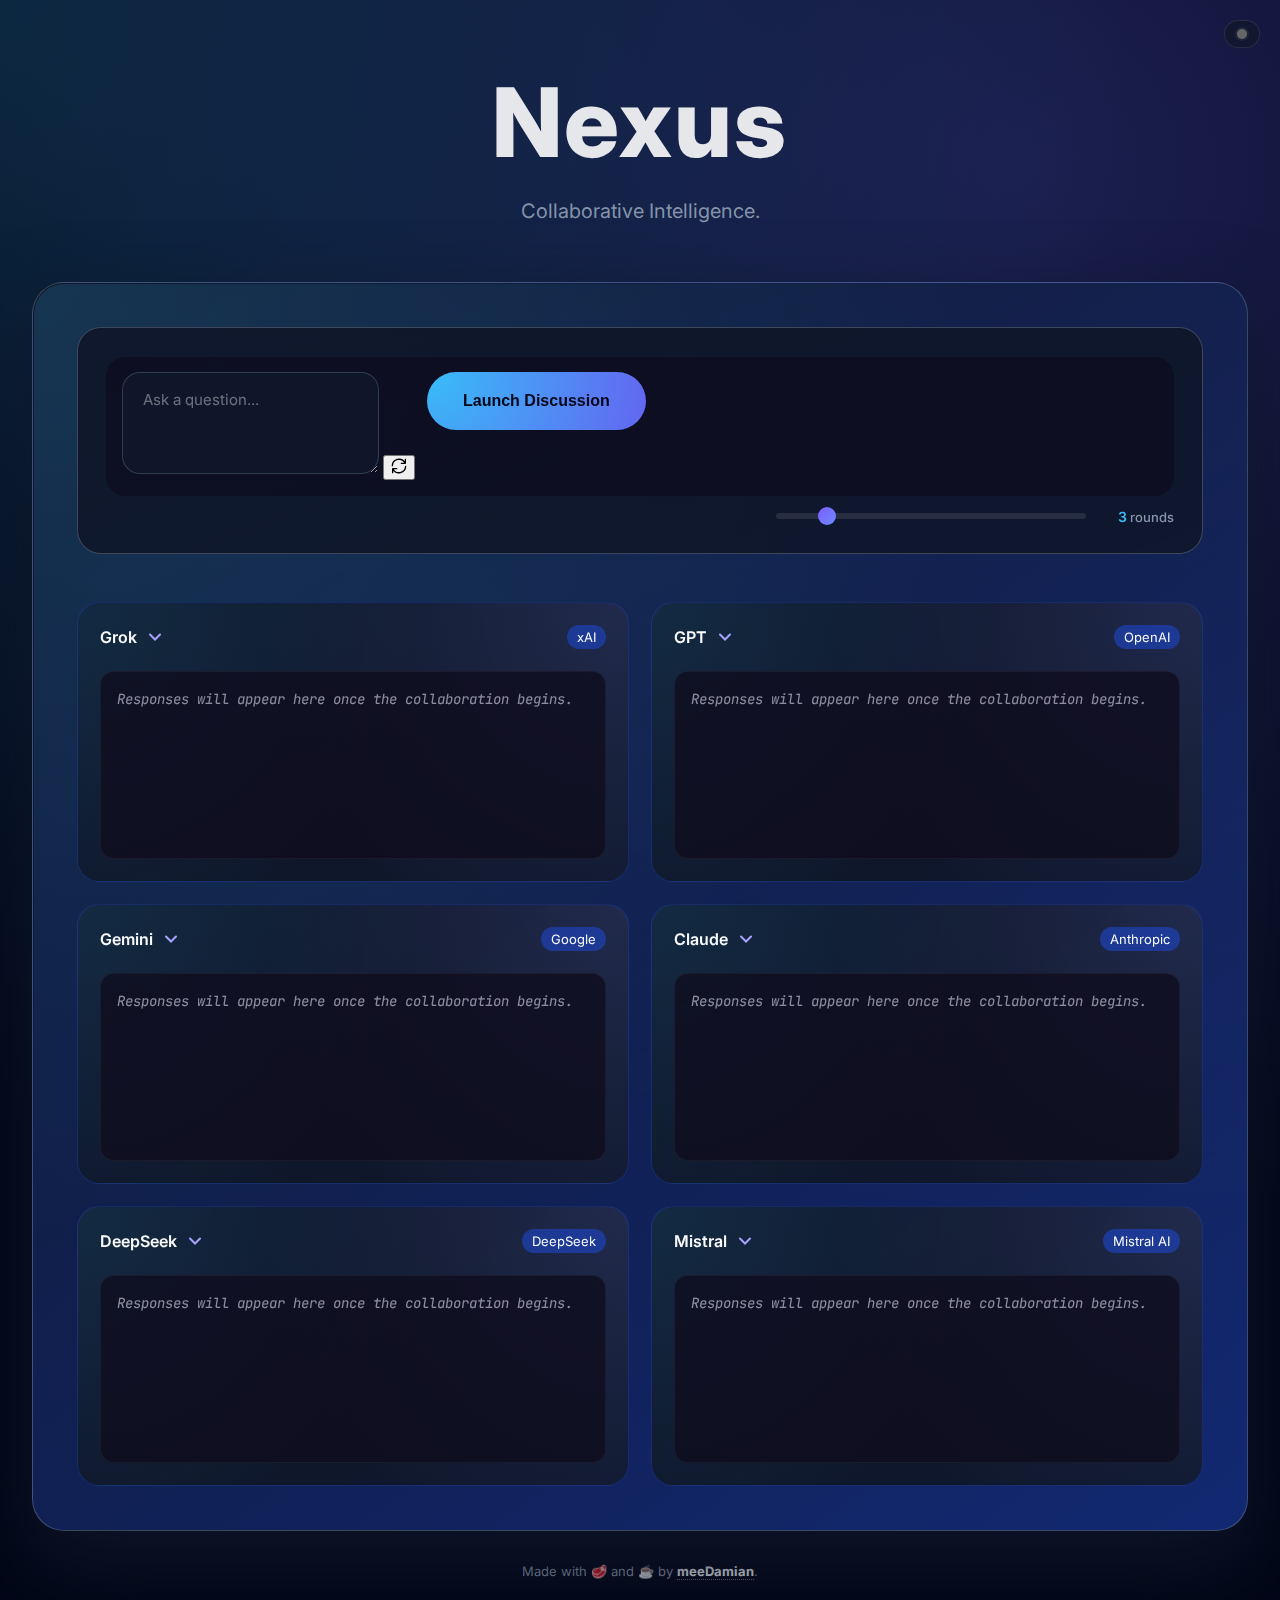
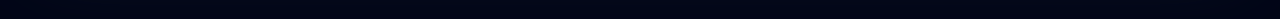
<file: web/static/index.html>
<!DOCTYPE html>
<html lang="en">

<head>
    <meta charset="UTF-8">
    <meta name="viewport" content="width=device-width, initial-scale=1.0">
    <title>Nexus · Collaborative Intelligence</title>
    <link rel="preconnect" href="https://fonts.googleapis.com">
    <link rel="preconnect" href="https://fonts.gstatic.com" crossorigin>
    <link
        href="https://fonts.googleapis.com/css2?family=Inter:wght@400;500;600;700;800&family=JetBrains+Mono:wght@400;500;600&display=swap"
        rel="stylesheet">
    <link rel="stylesheet" href="/static/style.css">
</head>

<body>
    <div class="app-shell">
        <div class="connection-status" id="connectionStatus" title="Backend connection status">
            <span class="status-led"></span>
        </div>
        <header class="hero">
            <h1>Nexus</h1>
            <p class="tagline">Collaborative Intelligence.</p>
        </header>

        <main class="workspace">
            <section class="control-panel" aria-label="Question controls">
                <div class="control-inputs">
                    <div class="input-wrapper">
                        <div class="textarea-container">
                            <textarea id="questionInput" placeholder="Ask a question..." rows="3"
                                autocomplete="off"></textarea>
                            <button id="randomQuestionBtn" class="random-btn" title="Get random question"
                                aria-label="Get random question">
                                <svg xmlns="http://www.w3.org/2000/svg" width="16" height="16" viewBox="0 0 24 24"
                                    fill="none" stroke="currentColor" stroke-width="2" stroke-linecap="round"
                                    stroke-linejoin="round">
                                    <path
                                        d="M21.5 2v6h-6M2.5 22v-6h6M2 11.5a10 10 0 0 1 18.8-4.3M22 12.5a10 10 0 0 1-18.8 4.3" />
                                </svg>
                            </button>
                        </div>
                        <button id="submitBtn" class="primary-btn">Launch Discussion</button>
                    </div>
                    <div class="control-footer">
                        <div class="rounds-slider-container">
                            <input type="range" id="roundsSelect" class="rounds-slider" min="3" max="10" value="4"
                                step="1">
                            <div class="rounds-value"><span id="roundsValue">3</span> rounds</div>
                        </div>
                    </div>
                </div>
            </section>


            <section id="conversationBoard" class="board" aria-live="polite">
                <div class="models-layout">
                    <div id="heroStage" class="hero-stage"></div>
                    <div id="galleryStage" class="gallery-stage">
                        <article class="model-card" id="grok" data-model="grok">
                            <header class="model-card-header">
                                <div class="model-header-left">
                                    <span class="model-name">Grok</span>
                                    <select class="model-selector" id="grok-selector" data-family="grok">
                                        <option value="">Loading...</option>
                                    </select>
                                </div>
                                <span class="model-status" aria-hidden="true"></span>
                                <div class="model-header-right">
                                    <span class="model-cost" data-model="grok"></span>
                                    <span class="model-provider">xAI</span>
                                </div>
                            </header>
                            <div class="round-progress" data-model="grok"></div>
                            <div class="model-output" id="grok-output">
                                <p class="placeholder">Responses will appear here once the collaboration begins.</p>
                            </div>
                        </article>
                        <article class="model-card" id="gpt" data-model="gpt">
                            <header class="model-card-header">
                                <div class="model-header-left">
                                    <span class="model-name">GPT</span>
                                    <select class="model-selector" id="gpt-selector" data-family="gpt">
                                        <option value="">Loading...</option>
                                    </select>
                                </div>
                                <span class="model-status" aria-hidden="true"></span>
                                <div class="model-header-right">
                                    <span class="model-cost" data-model="gpt"></span>
                                    <span class="model-provider">OpenAI</span>
                                </div>
                            </header>
                            <div class="round-progress" data-model="gpt"></div>
                            <div class="model-output" id="gpt-output">
                                <p class="placeholder">Responses will appear here once the collaboration begins.</p>
                            </div>
                        </article>
                        <article class="model-card" id="gemini" data-model="gemini">
                            <header class="model-card-header">
                                <div class="model-header-left">
                                    <span class="model-name">Gemini</span>
                                    <select class="model-selector" id="gemini-selector" data-family="gemini">
                                        <option value="">Loading...</option>
                                    </select>
                                </div>
                                <span class="model-status" aria-hidden="true"></span>
                                <div class="model-header-right">
                                    <span class="model-cost" data-model="gemini"></span>
                                    <span class="model-provider">Google</span>
                                </div>
                            </header>
                            <div class="round-progress" data-model="gemini"></div>
                            <div class="model-output" id="gemini-output">
                                <p class="placeholder">Responses will appear here once the collaboration begins.</p>
                            </div>
                        </article>
                        <article class="model-card" id="claude" data-model="claude">
                            <header class="model-card-header">
                                <div class="model-header-left">
                                    <span class="model-name">Claude</span>
                                    <select class="model-selector" id="claude-selector" data-family="claude">
                                        <option value="">Loading...</option>
                                    </select>
                                </div>
                                <span class="model-status" aria-hidden="true"></span>
                                <div class="model-header-right">
                                    <span class="model-cost" data-model="claude"></span>
                                    <span class="model-provider">Anthropic</span>
                                </div>
                            </header>
                            <div class="round-progress" data-model="claude"></div>
                            <div class="model-output" id="claude-output">
                                <p class="placeholder">Responses will appear here once the collaboration begins.</p>
                            </div>
                        </article>
                        <article class="model-card" id="deepseek" data-model="deepseek">
                            <header class="model-card-header">
                                <div class="model-header-left">
                                    <span class="model-name">DeepSeek</span>
                                    <select class="model-selector" id="deepseek-selector" data-family="deepseek">
                                        <option value="">Loading...</option>
                                    </select>
                                </div>
                                <span class="model-status" aria-hidden="true"></span>
                                <div class="model-header-right">
                                    <span class="model-cost" data-model="deepseek"></span>
                                    <span class="model-provider">DeepSeek</span>
                                </div>
                            </header>
                            <div class="round-progress" data-model="deepseek"></div>
                            <div class="model-output" id="deepseek-output">
                                <p class="placeholder">Responses will appear here once the collaboration begins.</p>
                            </div>
                        </article>
                        <article class="model-card" id="mistral" data-model="mistral">
                            <header class="model-card-header">
                                <div class="model-header-left">
                                    <span class="model-name">Mistral</span>
                                    <select class="model-selector" id="mistral-selector" data-family="mistral">
                                        <option value="">Loading...</option>
                                    </select>
                                </div>
                                <span class="model-status" aria-hidden="true"></span>
                                <div class="model-header-right">
                                    <span class="model-cost" data-model="mistral"></span>
                                    <span class="model-provider">Mistral AI</span>
                                </div>
                            </header>
                            <div class="round-progress" data-model="mistral"></div>
                            <div class="model-output" id="mistral-output">
                                <p class="placeholder">Responses will appear here once the collaboration begins.</p>
                            </div>
                        </article>
                    </div>
                </div>
            </section>

            <section id="discussionsSection" class="discussions-section hidden">
                <h2>Agent Discussions</h2>
                <div id="discussionFilters" class="discussion-filters"></div>
                <div id="discussionsContainer" class="discussions-container"></div>
            </section>
        </main>

        <footer class="footer">
            <span class="footer-text">Made with 🥩 and ☕️ by <a
                    href="https://x.com/meeDamian"><strong>meeDamian</strong></a>.</span>
        </footer>
    </div>
    <script src="/static/app.js"></script>
</body>

</html>
</file>
<file: static/style.css>
* {
    box-sizing: border-box;
}

:root {
    --bg-gradient-start: #020617; /* slate-950 */
    --bg-gradient-end: #020617;
    --surface-main: rgba(15, 23, 42, 0.96); /* slate-900 */
    --surface-raised: rgba(15, 23, 42, 0.98);
    --surface-highlight: rgba(30, 64, 175, 0.6); /* indigo overlay */
    --border-subtle: rgba(148, 163, 184, 0.35); /* slate-400 */
    --border-strong: rgba(56, 189, 248, 0.7); /* sky-400 */
    --accent-primary: #38bdf8; /* sky-400 */
    --accent-secondary: #6366f1; /* indigo-500 */
    --accent-tertiary: #22c55e; /* emerald-500 */
    --text-main: #e5e7eb; /* slate-200 */
    --text-muted: rgba(148, 163, 184, 0.9); /* slate-400 */
    --glass-blur: 22px;
}

body {
    font-family: 'Inter', 'Segoe UI', Tahoma, sans-serif;
    margin: 0;
    padding: 0;
    color: var(--text-main);
    background:
            radial-gradient(circle at 0% 0%, rgba(56, 189, 248, 0.18), transparent 55%),
            radial-gradient(circle at 80% 10%, rgba(99, 102, 241, 0.26), transparent 60%),
            linear-gradient(160deg, var(--bg-gradient-start) 0%, var(--bg-gradient-end) 70%);
    min-height: 100vh;
}

.connection-status {
    position: fixed;
    top: 20px;
    right: 20px;
    z-index: 1000;
    display: flex;
    align-items: center;
    gap: 8px;
    padding: 8px 12px;
    background: rgba(15, 23, 42, 0.8);
    border: 1px solid rgba(255, 255, 255, 0.1);
    border-radius: 20px;
    backdrop-filter: blur(10px);
}

.status-led {
    width: 10px;
    height: 10px;
    border-radius: 50%;
    background: #666;
    box-shadow: 0 0 0 2px rgba(102, 102, 102, 0.2);
    transition: all 0.3s ease;
}

.connection-status.connected .status-led {
    background: #4caf50;
    box-shadow: 0 0 0 2px rgba(76, 175, 80, 0.3), 0 0 10px rgba(76, 175, 80, 0.5);
    animation: pulse-green 2s ease-in-out infinite;
}

.connection-status.disconnected .status-led {
    background: #f44336;
    box-shadow: 0 0 0 2px rgba(244, 67, 54, 0.3), 0 0 10px rgba(244, 67, 54, 0.5);
}

.connection-status.connecting .status-led {
    background: #ff9800;
    box-shadow: 0 0 0 2px rgba(255, 152, 0, 0.3), 0 0 10px rgba(255, 152, 0, 0.5);
    animation: pulse-orange 1s ease-in-out infinite;
}

@keyframes pulse-green {
    0%, 100% {
        box-shadow: 0 0 0 2px rgba(76, 175, 80, 0.3), 0 0 10px rgba(76, 175, 80, 0.5);
    }
    50% {
        box-shadow: 0 0 0 2px rgba(76, 175, 80, 0.5), 0 0 15px rgba(76, 175, 80, 0.8);
    }
}

@keyframes pulse-orange {
    0%, 100% {
        opacity: 1;
    }
    50% {
        opacity: 0.5;
    }
}

.app-shell {
    display: flex;
    flex-direction: column;
    min-height: 100vh;
    width: min(1400px, 95vw);
    margin: 0 auto;
    padding: clamp(36px, 6vw, 64px) 0 40px;
}

.hero {
    text-align: center;
    color: var(--text-main);
    padding-bottom: clamp(32px, 6vw, 56px);
    transition: padding 0.4s ease;
}

.hero.compact {
    padding-bottom: 24px;
}

.hero h1 {
    font-size: clamp(4rem, 8vw, 6rem);
    font-weight: 800;
    margin: 0;
    letter-spacing: 0.02em;
    transition: font-size 0.4s ease;
}

.hero.compact h1 {
    font-size: clamp(2rem, 4vw, 2.5rem);
}

.tagline {
    margin: 16px auto 0;
    font-size: clamp(1rem, 2vw, 1.25rem);
    line-height: 1.5;
    color: rgba(148, 163, 184, 0.9);
    transition: font-size 0.4s ease, margin 0.4s ease;
}

.hero.compact .tagline {
    font-size: clamp(0.875rem, 1.5vw, 1rem);
    margin: 8px auto 0;
}

.workspace {
    background: linear-gradient(145deg, var(--surface-main), var(--surface-highlight));
    backdrop-filter: blur(var(--glass-blur));
    border: 1px solid var(--border-subtle);
    border-radius: 32px;
    padding: clamp(28px, 5vw, 44px);
    box-shadow: 0 32px 80px rgba(15, 23, 42, 0.9);
    position: relative;
    overflow: hidden;
}

.workspace::before {
    content: "";
    position: absolute;
    inset: 1px;
    border-radius: 30px;
    background: radial-gradient(circle at top left, rgba(56, 189, 248, 0.18), transparent 55%);
    pointer-events: none;
}

.control-panel {
    margin-bottom: clamp(32px, 4vw, 48px);
    transition: margin 0.4s ease;
}

.control-panel.initial {
    max-width: 720px;
    margin: 0 auto clamp(32px, 4vw, 48px);
}

.control-inputs {
    width: 100%;
    background: linear-gradient(160deg, rgba(15, 23, 42, 0.95), rgba(15, 23, 42, 0.9));
    border: 1px solid var(--border-subtle);
    border-radius: 24px;
    padding: clamp(20px, 4vw, 28px);
    box-shadow: inset 0 0 0 1px rgba(15, 23, 42, 0.9);
    position: relative;
}

.control-footer {
    display: flex;
    justify-content: flex-end;
    align-items: center;
    margin-top: 12px;
    width: 100%;
}

.spacer {
    flex: 1;
}

.toggle-config-link {
    display: none;
}

.input-label {
    display: block;
    font-size: 14px;
    color: rgba(255, 255, 255, 0.7);
    margin-bottom: 8px;
    letter-spacing: 0.05em;
    text-transform: uppercase;
}

.input-wrapper {
    display: flex;
    gap: 12px;
    align-items: flex-start;
    background: rgba(12, 9, 28, 0.6);
    border-radius: 20px;
    padding: clamp(12px, 2vw, 16px);
    box-shadow: inset 0 1px 0 rgba(255, 255, 255, 0.04);
}

#questionInput {
    flex: 1;
    padding: 16px 20px;
    background: rgba(15, 23, 42, 0.9);
    border: 1px solid rgba(51, 65, 85, 0.9);
    border-radius: 18px;
    color: var(--text-main);
    font-size: 15px;
    font-family: inherit;
    line-height: 1.5;
    resize: vertical;
    min-height: 80px;
    transition: all 0.3s ease;
}

.control-panel.initial #questionInput {
    padding: 20px 24px;
    font-size: 16px;
    min-height: 100px;
}

#questionInput::placeholder {
    color: rgba(247, 247, 255, 0.4);
}

#questionInput:focus {
    outline: none;
    border-color: rgba(56, 189, 248, 0.9);
    box-shadow: 0 0 0 4px rgba(56, 189, 248, 0.24);
}

.primary-btn {
    padding: 20px 36px;
    border: none;
    border-radius: 999px;
    background: radial-gradient(circle at 0% 0%, var(--accent-primary), var(--accent-secondary));
    font-weight: 600;
    font-size: 16px;
    color: #020617;
    cursor: pointer;
    transition: all 0.25s ease;
    white-space: nowrap;
    min-width: 180px;
}

.control-panel.initial .primary-btn {
    padding: 24px 40px;
    font-size: 18px;
}

.primary-btn:hover:not(:disabled) {
    transform: translateY(-2px);
    box-shadow: 0 12px 30px rgba(37, 99, 235, 0.45);
}

.primary-btn:disabled {
    opacity: 0.7;
    cursor: not-allowed;
    transform: none;
}

.model-config {
    display: none;
}

.config-section {
    background: linear-gradient(155deg, rgba(15, 23, 42, 0.98), rgba(15, 23, 42, 0.96));
    border: 1px solid rgba(51, 65, 85, 0.9);
    border-radius: 18px;
    padding: clamp(20px, 4vw, 28px);
    margin-bottom: 16px;
    box-shadow: 0 8px 24px rgba(15, 23, 42, 0.9);
    position: relative;
}

.config-section::before {
    content: "";
    position: absolute;
    inset: 0;
    border-radius: 18px;
    padding: 1px;
    background: linear-gradient(135deg, rgba(124, 92, 255, 0.2), transparent 60%);
    -webkit-mask: linear-gradient(#fff 0 0) content-box, linear-gradient(#fff 0 0);
    -webkit-mask-composite: xor;
    mask: linear-gradient(#fff 0 0) content-box, linear-gradient(#fff 0 0);
    mask-composite: exclude;
    pointer-events: none;
}

.config-section:last-child {
    margin-bottom: 0;
}

.config-section h3 {
    margin: 0 0 18px 0;
    font-size: 13px;
    font-weight: 700;
    color: rgba(255, 255, 255, 0.95);
    text-transform: uppercase;
    letter-spacing: 0.08em;
    display: flex;
    align-items: center;
    gap: 10px;
}


.model-config-grid {
    display: grid;
    grid-template-columns: repeat(2, 1fr);
    gap: 18px;
}

@media (max-width: 768px) {
    .model-config-grid {
        grid-template-columns: 1fr;
    }
}

.model-config-item {
    position: relative;
}

.model-config-item label {
    display: flex;
    align-items: center;
    gap: 8px;
    margin-bottom: 10px;
    font-size: 14px;
    font-weight: 600;
    color: rgba(255, 255, 255, 0.95);
}

.provider-tag {
    font-size: 10px;
    font-weight: 600;
    color: rgba(124, 92, 255, 0.85);
    background: rgba(124, 92, 255, 0.15);
    padding: 3px 8px;
    border-radius: 6px;
    text-transform: uppercase;
    letter-spacing: 0.05em;
}

.rounds-slider-container {
    display: flex;
    align-items: center;
    gap: 16px;
    padding: 0;
    flex: 1;
    max-width: 400px;
}

.rounds-slider {
    flex: 1;
    height: 6px;
    background: rgba(255, 255, 255, 0.1);
    border-radius: 3px;
    outline: none;
    -webkit-appearance: none;
    appearance: none;
    --thumb-size: 18px;
}

.rounds-slider::-webkit-slider-thumb {
    -webkit-appearance: none;
    appearance: none;
    width: var(--thumb-size);
    height: var(--thumb-size);
    background: linear-gradient(135deg, #7c5cff 0%, #6c8cff 100%);
    border-radius: 50%;
    cursor: pointer;
    transition: all 0.2s ease;
}

.rounds-slider::-webkit-slider-thumb:hover {
    transform: scale(1.2);
    box-shadow: 0 0 0 4px rgba(124, 92, 255, 0.2);
}

.rounds-slider::-moz-range-thumb {
    width: var(--thumb-size);
    height: var(--thumb-size);
    background: linear-gradient(135deg, #7c5cff 0%, #6c8cff 100%);
    border: none;
    border-radius: 50%;
    cursor: pointer;
    transition: all 0.2s ease;
}

.rounds-slider::-moz-range-thumb:hover {
    transform: scale(1.2);
    box-shadow: 0 0 0 4px rgba(124, 92, 255, 0.2);
}

.rounds-slider::-moz-range-track {
    background: rgba(255, 255, 255, 0.1);
    border-radius: 3px;
    height: 6px;
}

.rounds-value {
    min-width: 70px;
    text-align: right;
    font-size: 13px;
    color: rgba(148, 163, 184, 0.9);
    font-weight: 500;
    white-space: nowrap;
}

.rounds-value span {
    color: var(--accent-primary);
    font-weight: 600;
    font-size: 14px;
}

.board {
    display: flex;
    flex-direction: column;
    gap: 24px;
    opacity: 1;
    transform: translateY(0);
    transition: opacity 0.35s ease, transform 0.35s ease;
}

.board.hidden {
    opacity: 0;
    transform: translateY(20px);
    pointer-events: none;
}

.models-layout {
    display: flex;
    flex-direction: column;
    gap: clamp(28px, 4vw, 40px);
}

.hero-stage {
    display: none;
    justify-content: center;
    transition: transform 0.4s ease, opacity 0.4s ease;
}

.hero-stage.active {
    display: flex;
}

.hero-stage .model-card {
    max-width: 760px;
    width: 100%;
}

.hero-stage .model-card.hero-card {
    background: rgba(17, 14, 40, 0.94);
    border: 1px solid var(--border-strong);
    box-shadow: 0 32px 80px rgba(124, 92, 255, 0.35);
    transform: scale(1.02);
    transition: transform 0.35s ease;
}

.hero-stage .model-card.hero-card .model-output {
    max-height: 460px;
}

.gallery-stage {
    display: grid;
    grid-template-columns: repeat(3, minmax(260px, 1fr));
    gap: 22px;
    transition: transform 0.3s ease, opacity 0.3s ease;
}

.gallery-stage.interactive {
    grid-template-columns: repeat(3, minmax(260px, 1fr));
}

.gallery-stage.interactive.compact {
    grid-template-columns: repeat(3, minmax(240px, 1fr));
}

.model-card {
    border-radius: 22px;
    background:
            radial-gradient(circle at 0% 0%, rgba(56, 189, 248, 0.12), transparent 55%),
            radial-gradient(circle at 100% 0%, rgba(129, 140, 248, 0.16), transparent 60%),
            linear-gradient(145deg, rgba(15, 23, 42, 0.98), rgba(15, 23, 42, 0.96));
    border: 1px solid rgba(30, 64, 175, 0.45);
    color: #f9fafb;
    padding: 22px;
    display: flex;
    flex-direction: column;
    min-height: 280px;
    transition: transform 0.3s ease, border 0.3s ease, box-shadow 0.3s ease, filter 0.3s ease;
    cursor: default;
}

@media (max-width: 1320px) {
    .gallery-stage,
    .gallery-stage.interactive,
    .gallery-stage.interactive.compact {
        grid-template-columns: repeat(2, minmax(260px, 1fr));
    }
}

@media (max-width: 880px) {
    .gallery-stage,
    .gallery-stage.interactive,
    .gallery-stage.interactive.compact {
        grid-template-columns: minmax(240px, 1fr);
    }
}

.model-card.compact {
    min-height: 220px;
}

.hero-stage.active .model-card:hover,
.gallery-stage.interactive .model-card:hover {
    transform: translateY(-6px);
    box-shadow: 0 18px 40px rgba(20, 16, 46, 0.45);
    border-color: rgba(124, 92, 255, 0.35);
}

.gallery-stage.interactive .model-card,
.hero-stage.active .model-card {
    cursor: pointer;
}

.model-card.active-card {
    border-color: rgba(56, 189, 248, 0.9);
    box-shadow: 0 24px 70px rgba(37, 99, 235, 0.55);
    transform: translateY(-10px);
}

.round-progress {
    display: flex;
    gap: 8px;
    margin-bottom: 14px;
    justify-content: center;
    flex-wrap: wrap;
}

.round-dot {
    width: 10px;
    height: 10px;
    border-radius: 50%;
    border: 1px solid rgba(255, 255, 255, 0.3);
    background: transparent;
    cursor: default;
    transition: transform 0.2s ease, background 0.2s ease, border 0.2s ease;
    position: relative;
}

.round-dot.completed {
    background: linear-gradient(135deg, #7c5cff, #4ff0f5);
    border-color: transparent;
    cursor: pointer;
}

.round-dot.completed:hover {
    transform: scale(1.2);
    box-shadow: 0 0 10px rgba(124, 92, 255, 0.6);
}

.round-dot.active {
    outline: 2px solid rgba(79, 240, 245, 0.8);
    outline-offset: 2px;
}

.model-card header,
.model-card-header {
    display: grid;
    grid-template-columns: minmax(0, 1.1fr) auto minmax(0, 0.9fr);
    align-items: center;
    column-gap: 10px;
    margin-bottom: 8px;
}

.model-header-left {
    display: flex;
    align-items: center;
    gap: 8px;
    min-width: 0;
}

.model-header-right {
    display: flex;
    align-items: center;
    justify-content: flex-end;
    gap: 8px;
}

.model-status {
    font-size: 26px;
    line-height: 1;
    opacity: 0;
    transform: translateY(-2px);
    transition: opacity 0.2s ease;
    justify-self: center;
}

.model-status.visible {
    opacity: 1;
}

.model-name {
    font-weight: 600;
    font-size: 16px;
    overflow: hidden;
    white-space: nowrap;
    text-overflow: ellipsis;
}

.model-cost {
    display: none;
    font-size: 12px;
    padding: 3px 8px;
    border-radius: 999px;
    background: rgba(76, 175, 80, 0.2);
    color: rgba(129, 199, 132, 1);
    font-weight: 500;
    font-family: 'SF Mono', 'Monaco', 'Consolas', monospace;
}

.model-cost.visible {
    display: inline-block;
    margin-left: 0;
}

.model-provider {
    font-size: 13px;
    padding: 4px 10px;
    border-radius: 999px;
    background: rgba(30, 64, 175, 0.75);
    white-space: nowrap;
}

.model-toolbar {
    display: flex;
    align-items: center;
    justify-content: space-between;
    gap: 12px;
    margin-bottom: 12px;
}

.model-selector-label {
    font-size: 11px;
    text-transform: uppercase;
}

.model-selector {
    min-width: 20px;
    width: 20px;
    height: 20px;
    padding: 0;
    background: transparent;
    border: none;
    color: transparent;
    font-size: 0;
    cursor: pointer;
    transition: all 0.2s ease;
    appearance: none;
    background-image: url("data:image/svg+xml,%3Csvg width='12' height='8' viewBox='0 0 12 8' fill='none' xmlns='http://www.w3.org/2000/svg'%3E%3Cpath d='M1 1.5L6 6.5L11 1.5' stroke='%23a8a3ff' stroke-width='2' stroke-linecap='round'/%3E%3C/svg%3E");
    background-repeat: no-repeat;
    background-position: center;
    background-size: 12px 8px;
    position: relative;
    flex-shrink: 0;
}

.model-selector:hover:not(:disabled) {
    opacity: 0.7;
}

.model-selector:focus {
    outline: none;
    opacity: 1;
}

.model-selector:disabled {
    opacity: 0.5;
    cursor: not-allowed;
}

.model-selector option {
    background: #0f0d1e;
    color: rgba(237, 236, 255, 0.95);
    padding: 8px;
}

.model-output {
    flex: 1;
    overflow-y: auto;
    background: rgba(15, 13, 30, 0.8);
    border-radius: 14px;
    border: 1px solid rgba(255, 255, 255, 0.05);
    padding: 16px;
    line-height: 1.6;
    font-family: 'JetBrains Mono', 'Courier New', monospace;
    font-size: 14px;
    color: rgba(237, 236, 255, 0.95);
    white-space: pre-wrap;
    display: flex;
    flex-direction: column;
    justify-content: space-between;
    gap: 12px;
}

.model-output p {
    margin: 0;
}

.answer-text {
    line-height: 1.6;
    color: rgba(237, 236, 255, 0.95);
}

.rationale-text {
    font-size: 12px;
    line-height: 1.5;
    color: rgba(237, 236, 255, 0.65);
    padding-top: 8px;
    border-top: 1px solid rgba(255, 255, 255, 0.08);
    font-style: italic;
    max-height: 153px;
    overflow-y: auto;
    margin-top: auto;
}

.model-card.winner {
    border-color: rgba(255, 215, 0, 0.75);
    box-shadow: 0 26px 70px rgba(255, 215, 0, 0.28);
    filter: saturate(1.1);
}

.model-card.runner-up {
    border-color: rgba(173, 216, 230, 0.7);
    box-shadow: 0 18px 50px rgba(135, 206, 250, 0.25);
}

.model-card.loading {
    border-color: rgba(124, 92, 255, 0.45);
}

.discussions-section {
    margin-top: 48px;
    padding: 32px;
    background: linear-gradient(155deg, rgba(24, 20, 48, 0.65), rgba(18, 15, 38, 0.75));
    border: 1px solid rgba(124, 92, 255, 0.12);
    border-radius: 20px;
}

.discussions-section.hidden {
    display: none;
}

.discussions-section h2 {
    margin: 0 0 20px 0;
    font-size: 20px;
    font-weight: 700;
    color: rgba(255, 255, 255, 0.95);
    text-transform: uppercase;
    letter-spacing: 0.08em;
}

.discussion-filters {
    display: flex;
    flex-wrap: wrap;
    gap: 8px;
    margin-bottom: 24px;
}

.discussion-filter-chip {
    padding: 8px 16px;
    background: rgba(15, 13, 30, 0.6);
    border: 1px solid rgba(124, 92, 255, 0.3);
    border-radius: 20px;
    color: rgba(237, 236, 255, 0.85);
    font-size: 13px;
    font-weight: 500;
    cursor: pointer;
    transition: all 0.2s ease;
    font-family: inherit;
}

.discussion-filter-chip:hover {
    background: rgba(124, 92, 255, 0.15);
    border-color: rgba(124, 92, 255, 0.5);
    color: rgba(255, 255, 255, 0.95);
}

.discussion-filter-chip.active {
    background: rgba(124, 92, 255, 0.25);
    border-color: rgba(124, 92, 255, 0.7);
    color: rgba(255, 255, 255, 1);
    font-weight: 600;
}

.discussions-container {
    display: flex;
    flex-direction: column;
    gap: 24px;
}

.discussion-pair {
    background: transparent;
    border: none;
    border-radius: 0;
    padding: 0;
}

.discussion-pair-header {
    font-size: 13px;
    font-weight: 600;
    color: rgba(148, 163, 184, 0.9);
    margin-bottom: 16px;
    padding: 0;
    border: none;
    text-align: center;
    text-transform: uppercase;
    letter-spacing: 0.05em;
}

.discussion-conversation {
    display: flex;
    flex-direction: column;
    gap: 8px;
}

.discussion-message {
    max-width: 75%;
    padding: 10px 14px;
    border-radius: 16px;
    position: relative;
    word-wrap: break-word;
}

.discussion-meta {
    display: block;
    font-size: 10px;
    font-weight: 500;
    color: rgba(148, 163, 184, 0.7);
    margin-bottom: 4px;
}

.discussion-text {
    font-size: 13px;
    line-height: 1.5;
    color: rgba(237, 236, 255, 0.95);
    font-family: 'Inter', 'Segoe UI', Tahoma, sans-serif;
}

/* Chat bubble alternating styles */
.discussion-message:nth-child(odd) {
    align-self: flex-start;
    background: rgba(30, 64, 175, 0.35);
    border-bottom-left-radius: 4px;
}

.discussion-message:nth-child(even) {
    align-self: flex-end;
    background: rgba(15, 23, 42, 0.85);
    border: 1px solid rgba(51, 65, 85, 0.6);
    border-bottom-right-radius: 4px;
}

.model-card.error {
    border-color: rgba(255, 77, 109, 0.55);
}

.placeholder {
    opacity: 0.6;
    font-style: italic;
}

.footer {
    margin-top: 32px;
    text-align: center;
    color: rgba(148, 163, 184, 0.9);
    font-size: 13px;
}

.footer-text a {
    color: var(--text-main);
    text-decoration: none;
    border-bottom: 1px dotted rgba(148, 163, 184, 0.6);
}

.footer-text a:hover {
    text-decoration: underline;
    border-bottom-color: transparent;
}

.loading-text {
    color: #9e87ff;
    font-style: italic;
}

.error-text {
    color: #ff6b86;
    font-weight: 600;
}

@media (max-width: 768px) {
    .input-wrapper {
        flex-direction: column;
    }

    .primary-btn {
        width: 100%;
    }

    .control-settings {
        flex-wrap: wrap;
        gap: 10px;
    }

    .models-grid {
        grid-template-columns: 1fr;
    }
}
</file>
